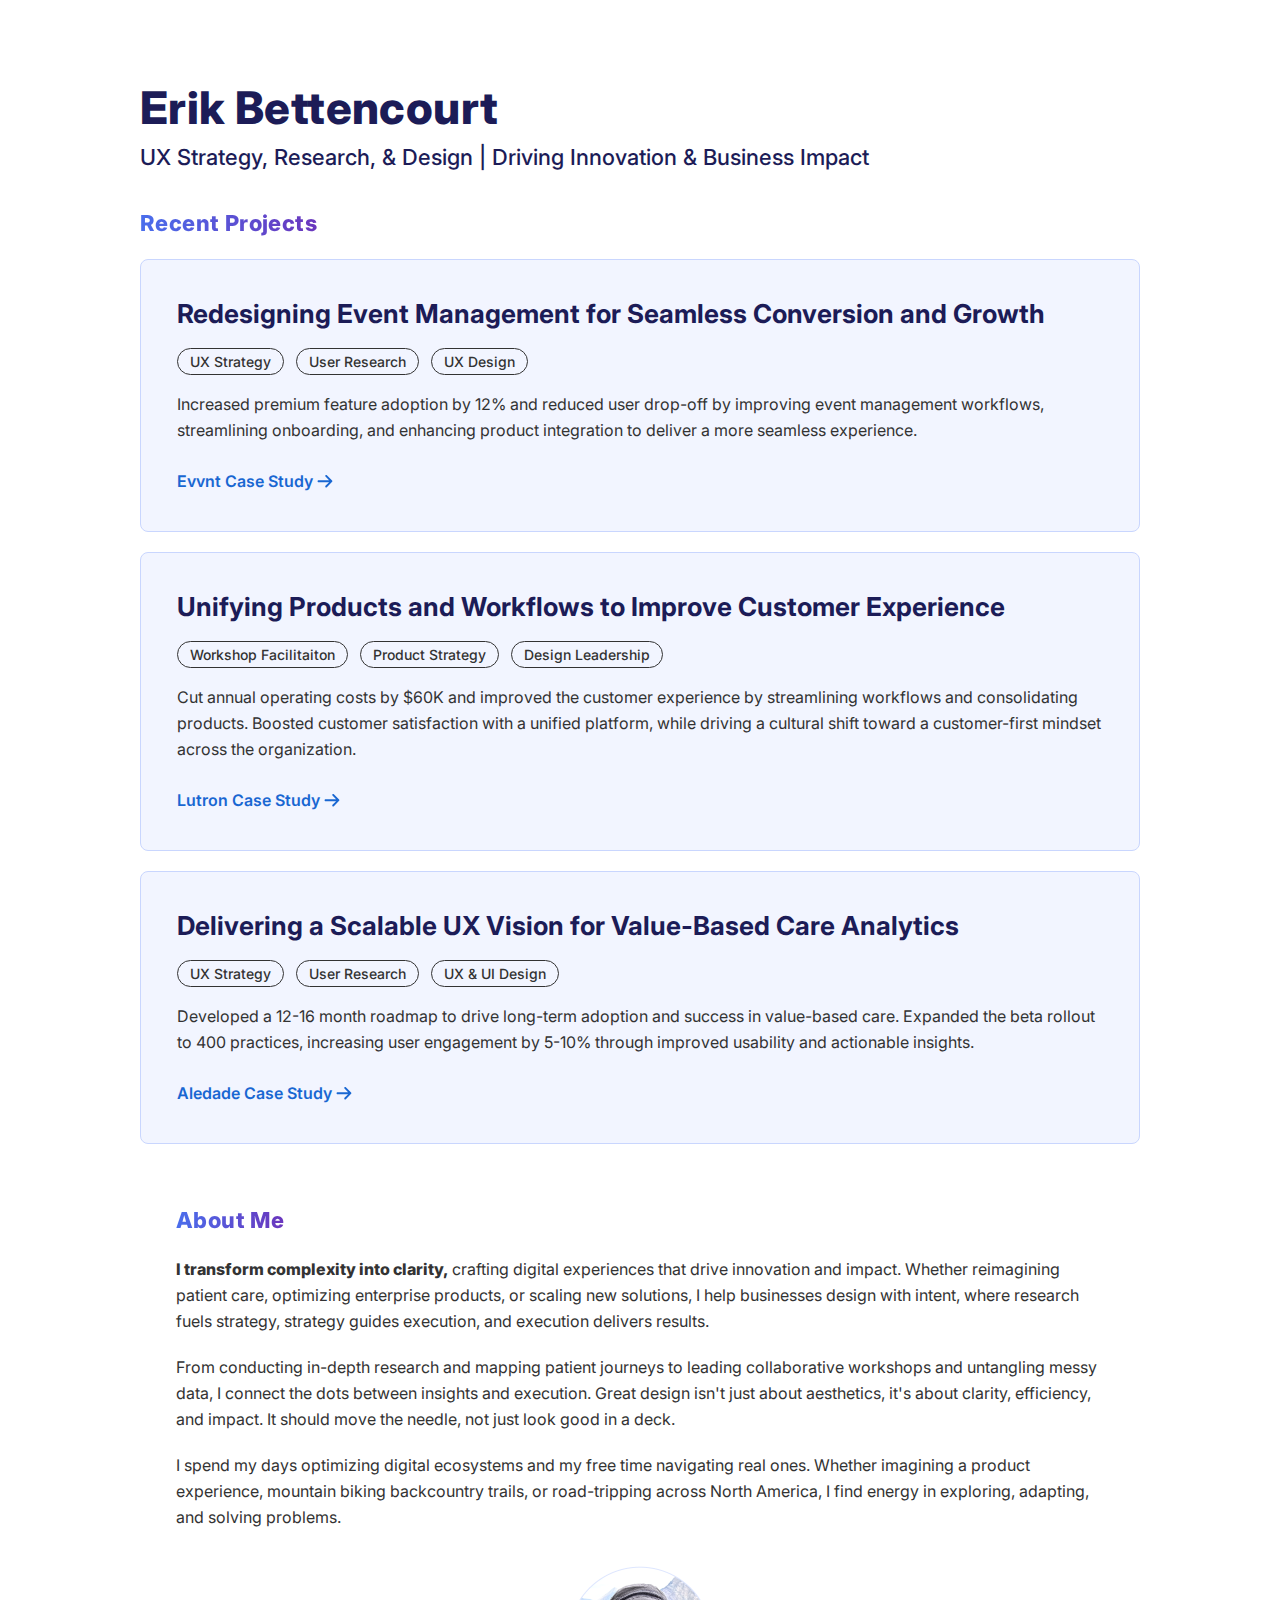
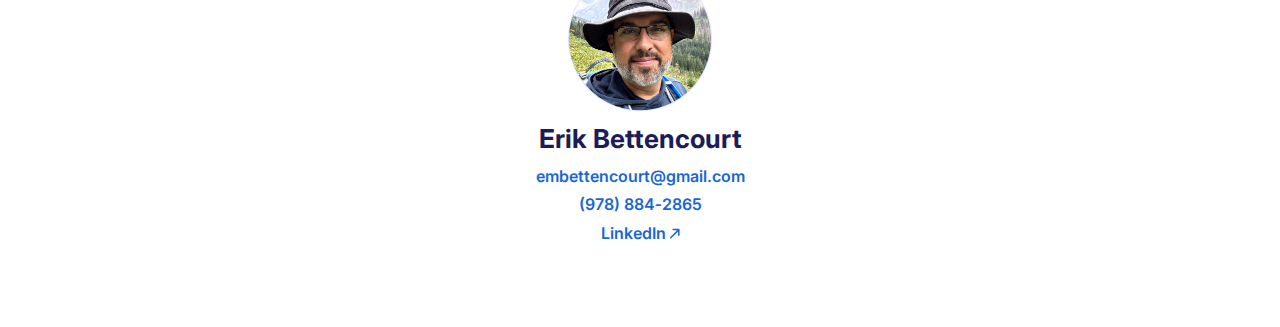
<file: index.html>
<!DOCTYPE html>
<html lang="en">
    <head>
        <!-- Google tag (gtag.js) -->
        <script async src="https://www.googletagmanager.com/gtag/js?id=G-GYB22DKKYT"></script>
        <script>
            window.dataLayer = window.dataLayer || [];
            function gtag(){dataLayer.push(arguments);}
            gtag('js', new Date());
            gtag('config', 'G-GYB22DKKYT');
        </script>
        <link rel="icon" href="images/favicon.ico" type="image/x-icon">
        <title>Erik Bettencourt | UX Strategy, Research, & Design | Driving Innovation & Business Impact</title>
        <link rel="stylesheet" href="css/main.css" />
        <link rel="preconnect" href="https://fonts.googleapis.com">
        <link rel="preconnect" href="https://fonts.gstatic.com" crossorigin>
        <link href="https://fonts.googleapis.com/css2?family=Inter:ital,opsz,wght@0,14..32,100..900;1,14..32,100..900&display=swap" rel="stylesheet">
        <meta charset="utf-8" name="viewport" content="width=device-width, initial-scale=1.0">
        <meta name="title" content="Erik Bettencourt" />
        <meta name="description" content="UX Strategy, Research, & Design" />
        <meta property="og:type content="website" />
        <meta property="og:url" content="https://erikbettencourt.com" />
        <meta property="og:title" content="Erik Bettencourt" />
        <meta property="og:description" content="UX Strategy, Research, & Design" />
        <meta property="og:image" content="https://erikbettencourt.com/images/link-preview.jpg" />
        <meta property="twitter:card" content="summary_large_image" />
        <meta property="twitter:url" content="https://erikbettencourt.com" />
        <meta property="twitter:title" content="Erik Bettencourt" />
        <meta property="twitter:description" content="UX Strategy, Research, & Design" />
        <meta property="twitter:image" content="https://erikbettencourt.com/images/link-preview.jpg" />
        <script>
            // Check if nps parameter is present in URL
            window.addEventListener('load', function() {
                const urlParams = new URLSearchParams(window.location.search);
                if (urlParams.has('nps')) {
                    // Get all case study links
                    const caseStudyLinks = document.querySelectorAll('.caseStudy .cta');
                    caseStudyLinks.forEach(link => {
                        // Change href to NPS version if data-nps-url exists
                        const npsUrl = link.getAttribute('data-nps-url');
                        if (npsUrl) {
                            link.setAttribute('href', npsUrl);
                        }
                    });
                }
            });
        </script>
    </head>
    <body>

        <header class="container">
            <section class="header">
                <div class="col">
                    <h1>Erik Bettencourt</h1>
                    <p class="lede">UX Strategy, Research, & Design | Driving Innovation & Business Impact</p>
                </div>
            </section>
        </header>
        
        <main class="container">
            <section class="recentProjects">
                <h2>Recent Projects</h2>

                <article class="caseStudy">
                    <div class="col">
                        <h3>Redesigning Event Management for Seamless Conversion and Growth</h3>
                        <div class="row">
                            <div class="tag">UX Strategy</div>
                            <div class="tag">User Research</div>
                            <div class="tag">UX Design</div>
                            
                        </div>
                        <p>Increased premium feature adoption by 12% and reduced user drop-off by improving event management workflows, streamlining onboarding, and enhancing product integration to deliver a more seamless experience.</p>
                    </div>
                    <div>
                        <a class="cta" href="case-studies/evvnt.html" data-nps-url="case-studies/evvnt.html?nps">
                            <span>Evvnt Case Study</span>
                            <svg width="16" height="17" viewBox="0 0 16 17" fill="none" xmlns="http://www.w3.org/2000/svg">
                                <path d="M15.1287 7.50048L9.8487 2.22051C9.46967 1.8412 8.85418 1.84121 8.47485 2.22054C8.09538 2.60001 8.09537 3.21495 8.47481 3.5944L12.0962 7.21604L1.55815 7.21638C1.02152 7.2164 0.586685 7.65124 0.58667 8.18786C0.586656 8.72421 1.02161 9.15916 1.55796 9.15915L12.0964 9.15894L8.4747 12.7807C8.09523 13.1601 8.09522 13.7753 8.47466 14.1548C8.66425 14.3444 8.91305 14.4393 9.16158 14.4391C9.41011 14.4393 9.65892 14.3443 9.84851 14.1547L15.1288 8.8742C15.5082 8.495 15.5083 7.87979 15.1287 7.50048Z" fill="currentColor"/>
                            </svg>
                        </a>
                    </div>
                </article>

                <article class="caseStudy">
                    <div class="col">
                        <h3>Unifying Products and Workflows to Improve Customer Experience</h3>
                        <div class="row">
                            <div class="tag">Workshop Facilitaiton</div>
                            <div class="tag">Product Strategy</div>
                            <div class="tag">Design Leadership</div>
                        </div>
                        <p>Cut annual operating costs by $60K and improved the customer experience by streamlining workflows and consolidating products. Boosted customer satisfaction with a unified platform, while driving a cultural shift toward a customer-first mindset across the organization.</p>
                    </div>
                    <div>
                        <a class="cta" href="case-studies/lutron.html" data-nps-url="case-studies/lutron.html?nps">
                            <span>Lutron Case Study</span>
                            <svg width="16" height="17" viewBox="0 0 16 17" fill="none" xmlns="http://www.w3.org/2000/svg">
                                <path d="M15.1287 7.50048L9.8487 2.22051C9.46967 1.8412 8.85418 1.84121 8.47485 2.22054C8.09538 2.60001 8.09537 3.21495 8.47481 3.5944L12.0962 7.21604L1.55815 7.21638C1.02152 7.2164 0.586685 7.65124 0.58667 8.18786C0.586656 8.72421 1.02161 9.15916 1.55796 9.15915L12.0964 9.15894L8.4747 12.7807C8.09523 13.1601 8.09522 13.7753 8.47466 14.1548C8.66425 14.3444 8.91305 14.4393 9.16158 14.4391C9.41011 14.4393 9.65892 14.3443 9.84851 14.1547L15.1288 8.8742C15.5082 8.495 15.5083 7.87979 15.1287 7.50048Z" fill="currentColor"/>
                            </svg>
                        </a>
                    </div>
                </article>

                <article class="caseStudy">
                    <div class="col">
                        <h3>Delivering a Scalable UX Vision for Value-Based Care Analytics</h3>
                        <div class="row">
                            <div class="tag">UX Strategy</div>
                            <div class="tag">User Research</div>
                            <div class="tag">UX & UI Design</div>
                        </div>
                        <p>Developed a 12-16 month roadmap to drive long-term adoption and success in value-based care. Expanded the beta rollout to 400 practices, increasing user engagement by 5-10% through improved usability and actionable insights.</p>
                    </div>
                    <div>
                        <a class="cta" href="case-studies/aledade.html" data-nps-url="case-studies/aledade.html?nps">
                            <span>Aledade Case Study</span>
                            <svg width="16" height="17" viewBox="0 0 16 17" fill="none" xmlns="http://www.w3.org/2000/svg">
                                <path d="M15.1287 7.50048L9.8487 2.22051C9.46967 1.8412 8.85418 1.84121 8.47485 2.22054C8.09538 2.60001 8.09537 3.21495 8.47481 3.5944L12.0962 7.21604L1.55815 7.21638C1.02152 7.2164 0.586685 7.65124 0.58667 8.18786C0.586656 8.72421 1.02161 9.15916 1.55796 9.15915L12.0964 9.15894L8.4747 12.7807C8.09523 13.1601 8.09522 13.7753 8.47466 14.1548C8.66425 14.3444 8.91305 14.4393 9.16158 14.4391C9.41011 14.4393 9.65892 14.3443 9.84851 14.1547L15.1288 8.8742C15.5082 8.495 15.5083 7.87979 15.1287 7.50048Z" fill="currentColor"/>
                            </svg>
                        </a>
                    </div>
                </article>
                
            </section>

            <section class="aboutMe">
                <h2>About Me</h2>
                <p><span class="bold">I transform complexity into clarity,</span> crafting digital experiences that drive innovation and impact. Whether reimagining patient care, optimizing enterprise products, or scaling new solutions, I help businesses design with intent, where research fuels strategy, strategy guides execution, and execution delivers results.</p>
                <p>From conducting in-depth research and mapping patient journeys to leading collaborative workshops and untangling messy data, I connect the dots between insights and execution. Great design isn't just about aesthetics, it's about clarity, efficiency, and impact. It should move the needle, not just look good in a deck.</p>
                <p>I spend my days optimizing digital ecosystems and my free time navigating real ones. Whether imagining a product experience, mountain biking backcountry trails, or road-tripping across North America, I find energy in exploring, adapting, and solving problems.</p>
            </section>
        </main>

        <footer>
            <section class="contactCard">
                <img class="avatar" src="images/eb-avatar.png" alt="Erik Bettencourt">
                <h3>Erik Bettencourt</h3>
                <p><a href="mailto:embettencourt@gmail.com">embettencourt@gmail.com</a></p>
                <p><a href="tel:+19788842865">(978)&nbsp;884&#8209;2865</a></p>
                <a href="https://linkedin.com/in/erikbettencourt" target="_blank">LinkedIn <svg xmlns="http://www.w3.org/2000/svg" width="10" height="11" viewBox="0 0 13 14">
                    <path d="M11.4954 0.953857L4.0284 0.953857C3.49217 0.953663 3.05697 1.38889 3.05697 1.92534C3.05697 2.46199 3.49178 2.89683 4.0284 2.89683L9.14999 2.89702L0.284495 11.763C-0.0949464 12.1425 -0.0949464 12.7574 0.284495 13.1369C0.663742 13.5161 1.27885 13.5161 1.6581 13.1369L10.524 4.2707L10.524 9.39257C10.524 9.92922 10.959 10.3643 11.4956 10.3643C11.7637 10.3643 12.0068 10.2554 12.1824 10.0796C12.3582 9.90396 12.467 9.6609 12.467 9.39277L12.4668 1.92515C12.467 1.38869 12.032 0.953663 11.4954 0.953857Z" fill="currentColor"/>
                  </svg></a>
            </section>
        </footer>

    </body>
</html>
</file>
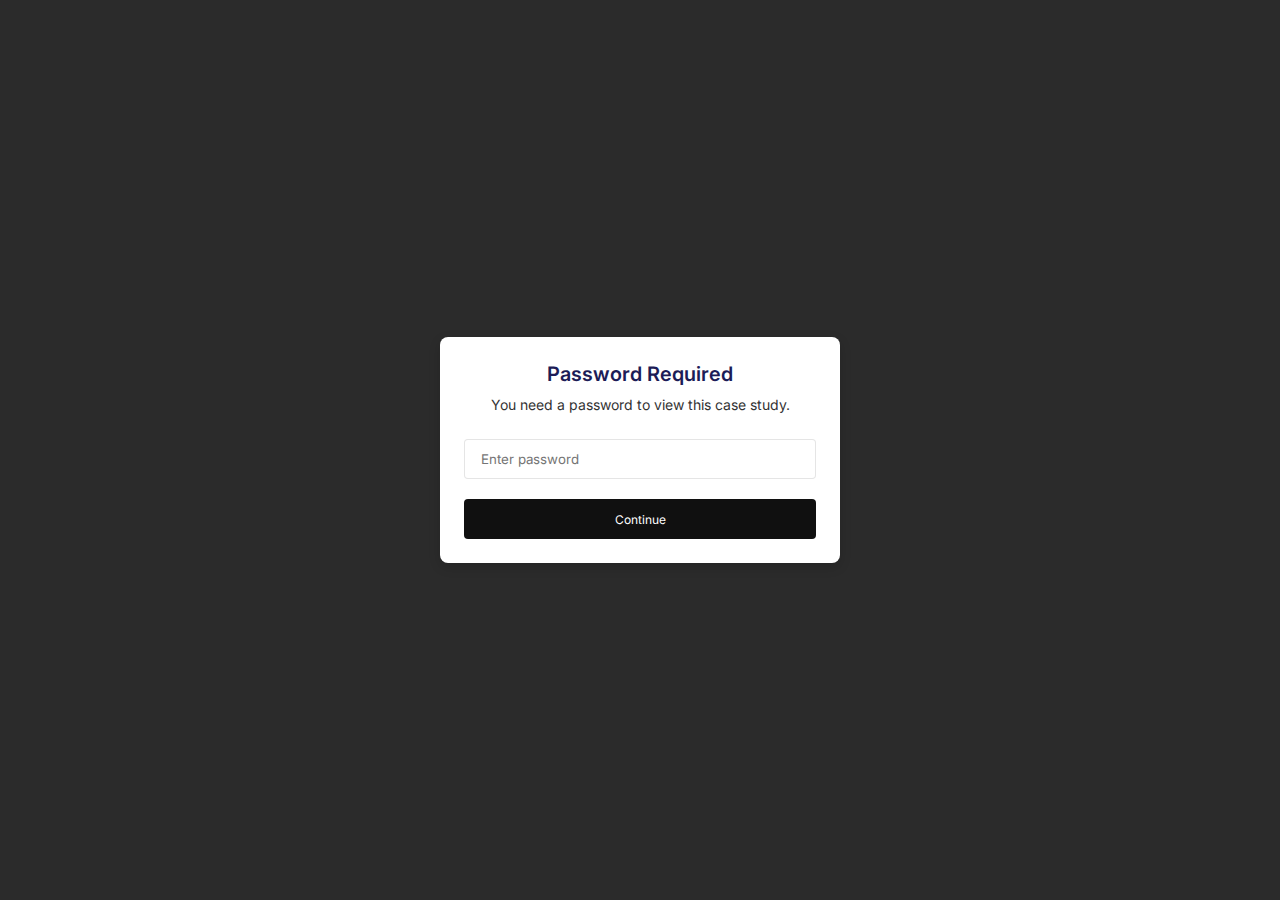
<file: case-studies/aledade.html>
<!DOCTYPE html>
<html lang="en">
  <head>
    <script async src="https://www.googletagmanager.com/gtag/js?id=G-GYB22DKKYT"></script>
    <script>
      window.dataLayer = window.dataLayer || [];
      function gtag(){dataLayer.push(arguments);}
      gtag('js', new Date());
      gtag('config', 'G-GYB22DKKYT');
    </script>
    <link rel="icon" href="../images/favicon.ico" type="image/x-icon">
    <meta charset="utf-8" />
    <title>Aledade Case Study</title>
    <meta name="viewport" content="width=device-width, initial-scale=1" />
    <link rel="stylesheet" href="style.css" />
    <meta name="robots" content="noindex">
    <link href="https://fonts.googleapis.com/css2?family=Inter:ital,opsz,wght@0,14..32,100..900;1,14..32,100..900&display=swap" rel="stylesheet" />
  </head>
  <body>
    <div id="password-overlay">
      <div class="password-form">
        <h4>Password Required</h4>
        <p class="password-form-text">You need a password to view this case study.</p>
        <input type="password" id="password-input" placeholder="Enter password">
        <p class="error-message" id="error-message">Please enter the correct password</p>
        <button onclick="checkPassword()">Continue</button>
      </div>
    </div>

    <div class="container" style="display: none;">
      <header class="hero">
        <img src="images/aledade/hero.jpg" alt="Photo of someone using a tablet" class="hero-image" />
      </header>

      <main class="main-card">
        <section class="overview">
          <img src="images/aledade/logo.svg" alt="Logo" class="logo" />
          <h1 class="max-width">Delivering a Scalable UX Vision for Value-Based Care Analytics</h1>
          <p class="subtitle max-width">Providing real-time performance scorecards through Aledade's app gave practices on-demand access to critical data, enabling them to track progress and optimize value-based care outcomes. Following a successful beta launch with 60 practices, this project aimed to expand the rollout to Aledade's core customer base of 1,500 practices.</p>

          <div class="info-columns">
            <div class="info-column">
              <h4>My Role</h4>
              <ul>
                <li>UX Strategy</li>
                <li>User Research</li>
                <li>UX/UI Design</li>
              </ul>
            </div>
            <div class="info-column">
              <h4>Team</h4>
              <ul>
                <li>Product Manager</li>
                <li>Business Partners</li>
                <li>Shared Engineering Team</li>
              </ul>
            </div>
            <div class="info-column">
              <h4>Duration</h4>
              <ul>
                <li>6 Months</li>
              </ul>
            </div>
          </div>
        </section>

        <div class="section-divider"></div>

        <section class="discovery">
          <span class="gradient-text">Discovery</span>
          <h2 class="max-width">Faster Insights with AI-Powered Research</h2>
          <p class="max-width, subtitle">We used AI-driven analysis to quickly process large amounts of qualitative and quantitative research. Instead of manually sorting through interviews and survey responses, AI helped us identify key themes, spot inconsistencies, and uncover patterns that might have been missed. </p>
          
          <div class="columns">
            <div class="column">
              <h3>Turning Feedback into Strategic Insights</h3>
              <p>Our research with Aledade's Practice Transformation Specialists (PTS) gave us a clearer picture of how practices use performance data. Using AI-powered transcription and topic modeling, we analyzed conversations and beta feedback across different markets to find common pain points and opportunities. These insights helped us refine our approach so that real-world challenges and user needs shaped our solutions.</p>
            </div>
            <div class="column">
              <h3>Transforming Friction into Opportunities</h3>
              <p>Insights matter only when they drive action. By mapping pain points across the entire performance journey for both practices and Aledade's teams, we identified key friction points and opportunities for improvement. Then we prioritized solutions based on feasibility and impact, making sure our recommendations were practical and useful for the people relying on the data every day.</p>
            </div>
          </div>

          <div class="section">
            <figure class="landscape-image">
              <img src="images/aledade/journey-map.jpg" alt="Journey mapping" class="img-border" />
              <figcaption>Screenshot from Miro of journey map with pain points and opportunities</figcaption>
            </figure>
          </div>
        </section>

        <div class="section-divider-alt"></div>

        <section class="ux-design">
          <span class="gradient-text">UX/UI Design</span>
          <h2 class="max-width">Delivering Key UX/UI Enhancements for Beta Expansion to 1,500 Practices</h2>
          <p class="section-intro max-width">To scale the beta from 60 to 1,500 practices, we focused on three high-impact UX improvements informed by our research. These enhancements streamlined scorecard usability and seamlessly integrated with existing goal-setting workflows led by in-person coaches.</p>

          <div class="showcase">
            <h3 class="max-width">UX Showcase: Goal Configuration Explorations</h3>
            <p class="max-width">For the Navigator practice rollout, goal configuration was a key focus, but the right solution wasn't immediately clear. Our research showed that goals needed to adapt dynamically—shifting from quarterly to bi-weekly based on practice size, specialty, and experience with value-based care.</p>
            
            <div class="image-grid">
              <figure>
                <img src="images/aledade/goal-config1.jpg" alt="Contextual Edit" class="img-border" />
                <figcaption><strong>Contextual Edit:</strong> Easy access and discoverability but challenging to scale.</figcaption>
              </figure>
              <figure>
                <img src="images/aledade/goal-config2.jpg" alt="Full Scorecard Edit" class="img-border" />
                <figcaption><strong>Full Scorecard Edit:</strong> Provides full control but is complex to manage efficiently.</figcaption>
              </figure>
              <figure>
                <img src="images/aledade/goal-config3.jpg" alt="Edit with Goal Presets" class="img-border" />
                <figcaption><strong>Edit with Goal Presets:</strong> A balanced solution but with operational challenges.</figcaption>
              </figure>
            </div>
          </div>

          <div class="co-design">
            <div class="co-design-image">
              <img src="images/aledade/co-design.jpg" alt="Co-design sessions" class="img-border" />
              <figcaption>Screenshot from co-design board in Miro</figcaption>
            </div>
            <div class="co-design-content">
              <h3>Weekly Co-Design: Bridging Design and Real-World Needs</h3>
              <p>To ensure goal configuration met the needs of Navigator practices, we held weekly co-design sessions with Practice Transformation Specialists (PTS). These sessions helped us refine workflows, explore long-term opportunities, and incorporate cross-disciplinary feedback—bridging research insights with practical implementation.</p>
            </div>
          </div>

          <div class="handoff">
            <h3 class="max-width">Balancing UX Best Practices with Engineering Constraints</h3>
            <p class="max-width">With a shared engineering team and tight development cycles, we focused on delivering the highest-impact UX improvements without overloading resources. This meant making strategic trade-offs—prioritizing core functionality while ensuring a solid foundation for future enhancements.</p>
            
            <div class="handoff-grid">
              <figure>
                <img src="images/aledade/dev-handoff1.jpg" alt="Development handoff 1" class="img-border" />
                <figcaption>Enhance color-coded progress indicators for quick performance insights, enable drill-down for deeper data analysis, and introduce goal configuration tools to support practice-specific targets.</figcaption>
              </figure>
              <figure>
                <img src="images/aledade/dev-handoff2.jpg" alt="Development handoff 2" class="img-border" />
                <figcaption>Improvements to the scorecard introduces basic goal configuration, giving practices the flexibility to set and adjust targets. Future iterations will incorporate automatic glide paths and goal tracking tools.</figcaption>
              </figure>
            </div>
          </div>
        </section>

        <div class="section-divider"></div>

        <section class="north-star">
          <span class="gradient-text">North Star Visioning</span>
          <h2>Shaping the Future of Practice Performance</h2>
          <p class="section-intro max-width">With foundational improvements in place, we explored a long-term vision for the scorecard, evolving it from static tracking to a dynamic, personalized, and motivational tool. Through weekly co-design sessions, testing with 10 practices, and strategic prioritization, we mapped a roadmap balancing essentials with transformative innovations for lasting impact.</p>
          
          <div class="section">
            <h3 class="max-width">Future Journey Mapping: Designing for Diverse Needs</h3>
            <p class="max-width">We mapped the performance journey across three practice personas based on their confidence in using performance data, allowing us to identify key friction points and tailor solutions to their maturity. New practices needed simplified data and guided support to navigate value-based care metrics, mid-level practices required incremental goal-setting and clearer progress tracking to stay engaged, and advanced practices sought benchmarking tools and predictive insights to fine-tune performance.</p>
            <figure class="landscape-image">
              <img src="images/aledade/future-journey-map.jpg" alt="Journey mapping" class="img-border" />
              <figcaption>Future journey map with solution hypotheses</figcaption>
            </figure>
          </div>

          <div class="section">
            <h3 class="max-width">Testing Assumptions and Sharpening the Vision</h3>
            <p class="max-width">To ensure our solutions addressed real user needs, we conducted a comprehensive mixed-method research study with 10 practices, combining qualitative insights with AI-powered data analysis. Using AI-driven sentiment analysis, we systematically examined user feedback, uncovering recurring themes, pain points, and opportunities to enhance the scorecard experience. This iterative approach allowed us to validate assumptions and evaluate concepts.</p>  
          </div>

          <div class="section">
            <h3 class="max-width">Communicating the Vision: Research-Backed Storytelling</h3>
            <p class="max-width">To bring our research insights and concepts to life, we crafted user narratives, vignettes, and low-fidelity visualizations, transforming raw data into compelling, actionable artifacts. These served as alignment tools, enabling stakeholders to visualize the user experience, validate design decisions, and stay focused on the vision.</p>
            <p class="max-width">To ensure thoughtful prioritization, we applied the KANO model, categorizing features based on their impact on customer satisfaction and business goals. For each proposed enhancement, we developed detailed vignettes that combined user stories, direct quotes, and visual concepts, making abstract ideas more tangible and grounding design exploration in real-world context.</p>
          </div>

          <div class="section">
            <div class="north-star-grid">
              <figure>
                <img src="images/aledade/north-star1.jpg" alt="North Star Vignette" class="img-border" />
                <figcaption>Sample vignette illustrating improved learning and data transparency</figcaption>
              </figure>
              <figure>
                <img src="images/aledade/north-star2.jpg" alt="North Star Vignette" class="img-border" />
                <figcaption>Sample vignette illustrating location and provider reporting</figcaption>
              </figure>
            </div>
          </div>
        </section>

        <div class="section-divider-alt"></div>

        <section class="impact">
          <span class="gradient-text">Business Impact</span>
          <h2>Advancing Value-Based Care Delivery</h2>
          
          <div class="section">
            <div class="impact-grid">
              <div class="impact-item">
                <h4>Expanded Beta Rollout to 400 Practices</h4>
                <p>We identified key requirements, delivered a goal configuration UI, and expanded the enhanced scorecard to 400 Navigator practices across UT, AZ, NV, and NM.</p>
              </div>
              <div class="impact-item">
                <h4>Aligned Business Goals with User Needs</h4>
                <p>Through validated hypotheses, we aligned the solution with practice workflows and business objectives, prioritizing usability and high-value improvements to drive shared savings for all.</p>
              </div>
              <div class="impact-item">
                <h4>Delivered a Strategic UX Roadmap</h4>
                <p>We developed a 12-16 month roadmap focused on improving scorecard usability, driving motivation through actionable insights, and supporting long-term value-based care success.</p>
              </div>
              <div class="impact-item">
                <h4>Increased User Engagement</h4>
                <p>Enhancements to goal configuration and drill-down functionality made it easier for practices to access and act on their performance data, leading to an estimated 5–10% increase in click-through rate.</p>
              </div>
            </div>
          </div>
        </section>

        <footer>
          <section class="contactCard">
            <img class="avatar" src="../images/eb-avatar.png" alt="Erik Bettencourt">
            <h3>Erik Bettencourt</h3>
            <p><a href="mailto:embettencourt@gmail.com">embettencourt@gmail.com</a></p>
            <p><a href="tel:+19788842865">(978)&nbsp;884&#8209;2865</a></p>
            <a href="https://linkedin.com/in/erikbettencourt" target="_blank">LinkedIn <svg xmlns="http://www.w3.org/2000/svg" width="10" height="11" viewBox="0 0 13 14">
              <path d="M11.4954 0.953857L4.0284 0.953857C3.49217 0.953663 3.05697 1.38889 3.05697 1.92534C3.05697 2.46199 3.49178 2.89683 4.0284 2.89683L9.14999 2.89702L0.284495 11.763C-0.0949464 12.1425 -0.0949464 12.7574 0.284495 13.1369C0.663742 13.5161 1.27885 13.5161 1.6581 13.1369L10.524 4.2707L10.524 9.39257C10.524 9.92922 10.959 10.3643 11.4956 10.3643C11.7637 10.3643 12.0068 10.2554 12.1824 10.0796C12.3582 9.90396 12.467 9.6609 12.467 9.39277L12.4668 1.92515C12.467 1.38869 12.032 0.953663 11.4954 0.953857Z"/>
            </svg></a>
          </section>
        </footer>
      </main>
    </div>

    <script>
      window.addEventListener('load', function() {
        const urlParams = new URLSearchParams(window.location.search);
        if (urlParams.has('nps')) {
          document.querySelector('.container').style.display = 'block';
          document.getElementById('password-overlay').style.display = 'none';
          return;
        }
        document.getElementById('password-overlay').classList.add('visible');
      });

      function checkPassword() {
        const password = document.getElementById('password-input').value;
        const errorMessage = document.getElementById('error-message');
        
        if (password === 'erikbettencourt') {
          document.querySelector('.container').style.display = 'block';
          document.getElementById('password-overlay').style.display = 'none';
        } else {
          errorMessage.style.display = 'block';
        }
      }

      // Add event listener for enter key
      document.getElementById('password-input').addEventListener('keypress', function(e) {
        if (e.key === 'Enter') {
          checkPassword();
        }
      });
    </script>
  </body>
</html>
</file>
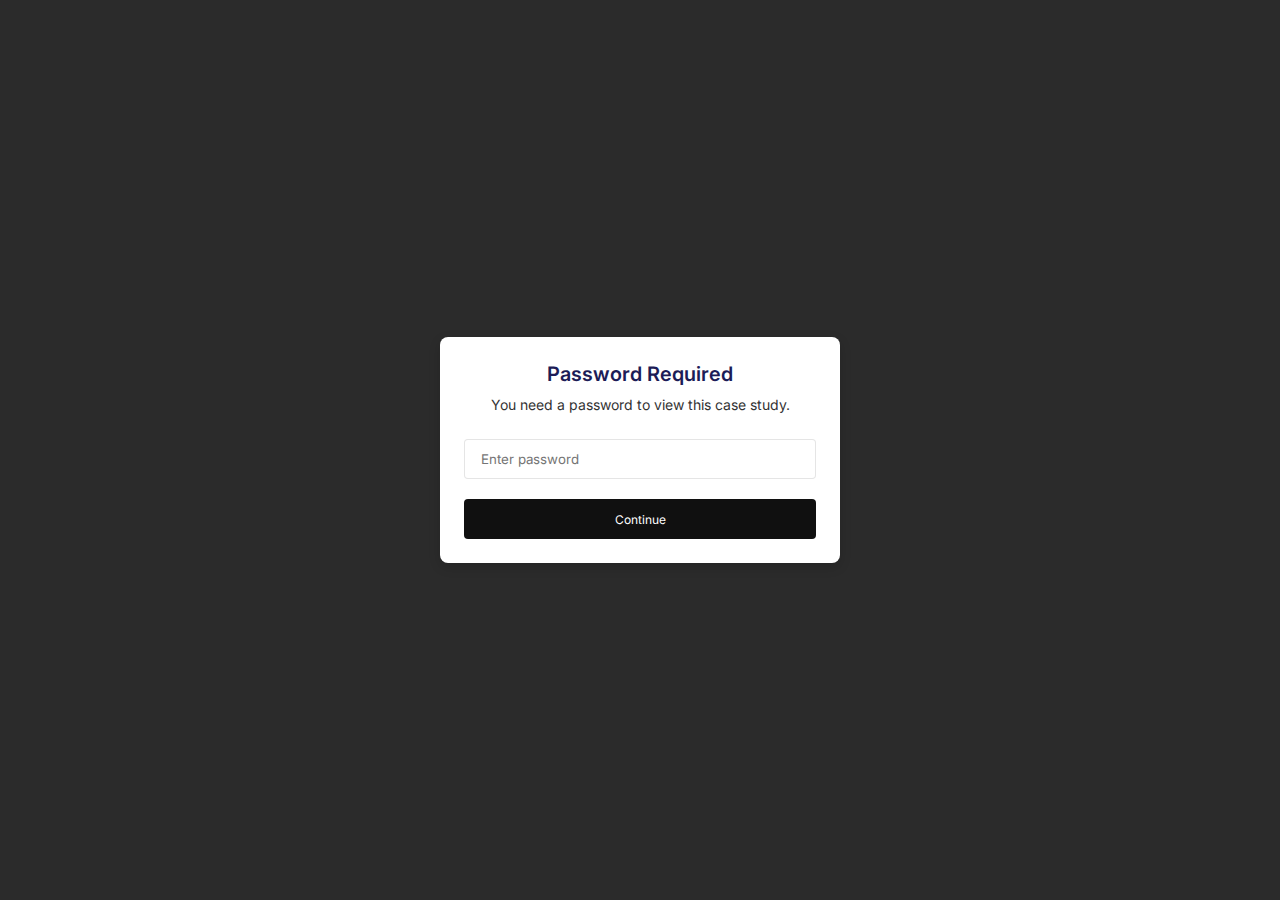
<file: case-studies/evvnt.html>
<!DOCTYPE html>
<html lang="en">
  <head>
    <script async src="https://www.googletagmanager.com/gtag/js?id=G-GYB22DKKYT"></script>
    <script>
      window.dataLayer = window.dataLayer || [];
      function gtag(){dataLayer.push(arguments);}
      gtag('js', new Date());
      gtag('config', 'G-GYB22DKKYT');
    </script>
    <link rel="icon" href="../images/favicon.ico" type="image/x-icon">
    <meta charset="utf-8" />
    <title>Evvnt Case Study</title>
    <meta name="viewport" content="width=device-width, initial-scale=1" />
    <link rel="stylesheet" href="style.css" />
    <meta name="robots" content="noindex">
    <link href="https://fonts.googleapis.com/css2?family=Inter:ital,opsz,wght@0,14..32,100..900;1,14..32,100..900&display=swap" rel="stylesheet" />
  </head>
  <body>
    <div id="password-overlay">
      <div class="password-form">
        <h4>Password Required</h4>
        <p class="password-form-text">You need a password to view this case study.</p>
        <input type="password" id="password-input" placeholder="Enter password">
        <p class="error-message" id="error-message">Please enter the correct password</p>
        <button onclick="checkPassword()">Continue</button>
      </div>
    </div>

    <div class="container" style="display: none;">
      <header class="hero">
        <img src="images/evvnt/hero.jpg" alt="Photo of someone using a tablet" class="hero-image" />
      </header>

      <main class="main-card">
        <section class="overview">
          <img src="images/evvnt/logo.svg" alt="Logo" class="evvnt-logo" />
          <h1 class="max-width">Redesigning Event Management for Seamless Conversion and Growth</h1>
          <p class="subtitle max-width">Evvnt's acquisition created a unique opportunity to expand its market presence and introduced the challenge of integrating a ticketing and commerce platform with its existing marketing platform. To position Evvnt as a comprehensive event management solution and compete with larger industry players, we led a strategic initiative to unify these products and enhance the overall customer experience.</p>

          <div class="info-columns">
            <div class="info-column">
              <h4>My Role</h4>
              <ul>
                <li>UX Strategy</li>
                <li>User Research</li>
                <li>UX Design</li>
              </ul>
            </div>
            <div class="info-column">
              <h4>Team</h4>
              <ul>
                <li>CTO/CPO</li>
                <li>Full-Stack Engineers</li>
                <li>UI Designer</li>
              </ul>
            </div>
            <div class="info-column">
              <h4>Duration</h4>
              <ul>
                <li>2 Years (part-time)</li>
              </ul>
            </div>
          </div>
        </section>

        <div class="section-divider"></div>

        <section class="discovery">
          <span class="gradient-text">Discovery</span>
          <h2 class="max-width">Facilitating Cross-Functional Collaboration</h2>
          <p class="max-width, subtitle">To build a shared vision across departments, we conducted lean, interactive sessions with stakeholders from sales, customer success, and engineering. These sessions surfaced key integration challenges, highlighted overlapping features, and pinpointed friction points in the user experience.</p>
          
          <div class="co-design">
            <div class="co-design-content">
              <h3>Research-Driven Insights Identifying Friction in the Customer Journey</h3>
              <p>Our user research process took a multi-faceted approach to deeply understand user needs. We gathered cross-functional insights from internal stakeholders to incorporate diverse perspectives and align on key challenges.</p>
              <p>To complement this, we conducted in-depth user interviews to capture firsthand experiences and pain points. We also analyzed Net Promoter Score (NPS) feedback to measure customer satisfaction and identify areas for improvement, ensuring our design decisions were data-driven and user-focused.</p>
            </div>
            <div class="co-design-image">
              <img src="images/evvnt/persona.jpg" alt="Persona" class="img-border" />
              <figcaption>User persona highlighting goals, pain points, and opportunities</figcaption>
            </div>
          </div>

          <div class="section">
            <h3 class="max-width">Mapping Current and Future-State User Flows</h3>
            <p class="max-width">To shape the future platform experience, we developed detailed task flows for key Jobs-to-be-Done across ticketing and marketing. Through iterative stakeholder workshops, we refined the journey map to ensure a unified, technically viable vision. This collaborative process integrated insights from multiple teams, fostering alignment and driving consensus on the platform's evolution.</p>
            <figure class="landscape-image">
              <img src="images/evvnt/user-flows.jpg" alt="User Flows" class="img-border" />
              <figcaption>User flows for key Jobs-to-be-Done</figcaption>
            </figure>
          </div>
        </section>

        <div class="section-divider-alt"></div>

        <section class="ux-design">
          <span class="gradient-text">UX Strategy</span>
          <h2 class="max-width">Platform Design Principles</h2>
          <p class="section-intro max-width">Our UX strategy was built around unifying the Evvnt platform and enhancing the overall user experience through a set of clear, actionable design principles. By prioritizing usability, efficiency, and engagement, we created a more intuitive and scalable event management ecosystem.</p>
          
          <div class="section">
            <div class="impact-grid">
              <div class="impact-item">
                <h4>Intuitive Navigation</h4>
                <p>Applied object-oriented UX to create a streamlined dashboard and logical workflows, reducing cognitive load.</p>
              </div>
              <div class="impact-item">
                <h4>Scalable Design System</h4>
                <p>Developed a comprehensive design system to ensure a visually appealing and cohesive interface.</p>
              </div>
              <div class="impact-item">
                <h4>Optimized Workflows</h4>
                <p>Simplified event creation and management processes to improve efficiency and reduce friction.</p>
              </div>
              <div class="impact-item">
                <h4>Clear and Effective Communication</h4>
                <p>Enhanced system feedback, email notifications, and alerts to keep users informed and engaged.</p>
              </div>
              <div class="impact-item">
                <h4>Role-Based Dashboards</h4>
                <p>Personalized content and tools based on user roles, ensuring relevance and improved productivity.</p>
              </div>
            </div>

            <div class="section">
              <h3 class="max-width">Performance-Driven Approach</h3>
              <p class="max-width">Beyond design principles, our approach was performance-focused, using key UX and business metrics to guide and validate decisions:</p>
              <ul>
                <li><strong>Retention & Engagement:</strong> Measured user adoption and long-term platform usage.</li>
                <li><strong>Conversion Optimization:</strong> Improved upgrade rates for premium features.</li>
                <li><strong>Efficiency & Usability:</strong> Reduced time-on-task for critical workflows.</li>
                <li><strong>NPS Improvement:</strong> Addressed top detractors to enhance user satisfaction.</li>
              </ul>
            </div>
          </div>
        </section>

        <div class="section-divider"></div>

        <section class="north-star">
          <span class="gradient-text">Design Spotlight</span>
          <h2>Redesigning the Event Dashboard</h2>
          <p class="section-intro max-width">The event dashboard is one of the most important tools for event managers, providing key insights into ticket sales and traffic. Given its critical role, we focused extensively on improving its usability, ensuring it seamlessly combined disparate ticketing and marketing products into a single, cohesive experience.</p>
          
          <div class="co-design">
            <div class="co-design-content">
              <h3>Challenge: Cluttered UI, Poor Hierarchy, and Inefficient Workflows</h3>
              <p>Event managers struggled with outdated, cluttered dashboards that lacked a unified view of ticketing and marketing performance. The existing UI patterns increased cognitive load, making it difficult to track key metrics and take action efficiently. </p>
              <p>Without a centralized system, users had to navigate between multiple tools, leading to wasted time and missed opportunities to optimize event success.</p>
            </div>
            <div class="co-design-image">
              <img src="images/evvnt/challenge.jpg" alt="Existing event dashboard" class="img-border" />
              <figcaption>Screenshot from the existing event dashboard of the ticketing platform</figcaption>
            </div>
          </div>

          <div class="showcase">
            <h3 class="max-width">Process: Iterative Design and Testing for User-Centered Optimization</h3>
            <p class="max-width">We adopted an iterative design approach, integrating continuous user feedback with structured design cycles. Usability tests helped us pinpoint pain points, rapid prototyping allowed for swift refinements, and validation with real event managers ensured the final design met their needs. Our key focus areas were improving information hierarchy, reducing friction, and aligning the dashboard with users' mental models.</p>
            
            <div class="image-grid">
              <figure>
                <img src="images/evvnt/iterative-design1.jpg" alt="Iterative Design" class="img-border" />
                <figcaption>Conversion-focused design exploration</figcaption>
              </figure>
              <figure>
                <img src="images/evvnt/iterative-design2.jpg" alt="Full Scorecard Edit" class="img-border" />
                <figcaption>Analytics-focused design exploration</figcaption>
              </figure>
              <figure>
                <img src="images/evvnt/iterative-design3.jpg" alt="Edit with Goal Presets" class="img-border" />
                <figcaption>Object-oriented design exploration</figcaption>
              </figure>
            </div>
          </div>

          <div class="section">
            <h3 class="max-width">Solution: A Streamlined, Object-Oriented Dashboard</h3>
            <p class="max-width">The redesigned dashboard leveraged object-oriented UX to present event data in an intuitive, action-driven format, seamlessly integrating ticketing and marketing insights into a single view. By incorporating actionable analytics, we provided real-time insights and key performance indicators in a digestible format.</p>
            <p class="max-width">An optimized information hierarchy ensured that relevant data was prioritized, reducing cognitive load and enabling faster decision-making. The result was a cohesive, user-friendly dashboard that empowered event managers to track performance efficiently and take informed action with confidence.</p>  
            <figure class="landscape-image max-width">
              <img src="images/evvnt/event-dashboard.jpg" alt="New event dashboard" class="img-border" />
              <figcaption>High-fidelity prototype of the unified event dashboard</figcaption>
            </figure>
          </div>
        </section>

        <div class="section-divider-alt"></div>

        <section class="ux-design">
          <span class="gradient-text">UX/UI Showcase</span>
          <h2 class="max-width">Driving Engagement and Growth Across the Platform</h2>
          <p class="section-intro max-width">Our redesign efforts touched nearly every aspect of the Evvnt platform, creating a more seamless and intuitive experience. While the improvements were widespread, this section highlights key design changes that had the most significant impact on user engagement and business growth.</p>

          <div class="co-design">
            <div class="co-design-content">
              <h3>Optimizing the Acquisition Flow</h3>
              <p>Low premium-tier conversions and high drop-off rates signaled onboarding issues, so we used data analysis, usability testing, and A/B experiments to refine the acquisition journey, reduce friction, and build trust. Improvements included:</p>
              <ul>
                <li><strong>Enhanced user trust</strong> and conversion through strategic upsell positioning and streamlined product tiers.</li>
                <li><strong>Improved value proposition</strong> with refined content strategy and seamless payment integration.</li>
                <li><strong>Increased platform credibility</strong> by incorporating strategic social proof elements.</li>
              </ul>
            </div>
            <div class="co-design-image">
              <img src="images/evvnt/showcase1.jpg" alt="Existing event dashboard" class="img-border" />
              <figcaption>Redesigned upsell offer for improved conversions</figcaption>
            </div>
          </div>
          
          <div class="co-design">
            <div class="co-design-content">
              <h3>Simplifying Event Creation</h3>
              <p>We streamlined the event creation process to eliminate inefficiencies and improve the user experience. Taking a data-driven approach, we analyzed user pain points, conducted usability testing, and refined workflows to make event setup faster and more intuitive. Improvements included:</p>
              <ul>
                <li><strong>Simplified recurring event creation</strong> and enhanced multi-schedule setup for a more flexible and efficient process.</li>
                <li><strong>Reduced cognitive load</strong> with intelligent defaults, contextual guidance, and AI-powered content generation.</li>
                <li><strong>Modernized UI</strong> with a cohesive design system to enhance accessibility and overall usability.</li>
              </ul>
            </div>
            <div class="co-design-image">
              <img src="images/evvnt/showcase2.jpg" alt="Existing event dashboard" class="img-border" />
              <figcaption>Improved scheduling component for seamless event management</figcaption>
            </div>
          </div>

          <div class="co-design">
            <div class="co-design-content">
              <h3>Personalizing the Home Page</h3>
              <p>To address low user engagement and poor information hierarchy, we redesigned the home page to provide a more personalized and intuitive experience. Improvements included:</p>
              <ul>
                <li><strong>Prioritized event display</strong> and embedded analytics to enhance user productivity and decision-making.</li>
                <li><strong>Improved information hierarchy </strong> and progressive disclosure to reduce cognitive load and surface relevant insights.</li>
                <li><strong>Designed user onboarding</strong> to increase new user adoption and overall satisfaction.</li>
              </ul>
            </div>
            <div class="co-design-image">
              <img src="images/evvnt/showcase3.jpg" alt="Existing event dashboard" class="img-border" />
              <figcaption>Redesigned homepage for better navigation and engagement</figcaption>
            </div>
          </div>
        </section>

        <div class="section-divider"></div>

        <section class="north-star">
          <span class="gradient-text">Business Impact</span>
          <h2>Driving Business Success with UX-Driven Innovation</h2>
          <div class="section">
            <div class="impact-grid">
              <div class="impact-item">
                <h4> Increased Premium Feature Adoption</h4>
                <p> Integrating ticketing and marketing tools into a unified platform led to a 12% increase in premium feature adoption, reducing cognitive load and enabling smarter decision-making through targeted, user-focused content.</p>
              </div>
              <div class="impact-item">
                <h4>Reduced Drop-Off Rates</h4>
                <p>Streamlining the event submission process eliminated friction points, resulting in an estimated 10-15% decrease in drop-off rates and improving the efficiency of the customer acquisition pipeline.</p>
              </div>
              <div class="impact-item">
                <h4>Improved Customer Satisfaction</h4>
                <p>By optimizing workflows and improving platform usability, we increased customer satisfaction scores by 15-20%, empowering users with a more intuitive, data-driven experience.</p>
              </div>
              <div class="impact-item">
                <h4>Boosted User Engagement</h4>
                <p>A more effective communication strategy, delivering timely, relevant updates, combined with enhanced usability and personalized content, led to a 5-10% increase in daily active users.</p>
              </div>
            </div>
          </div>
        </section>

        <footer>
          <section class="contactCard alt">
            <img class="avatar" src="../images/eb-avatar.png" alt="Erik Bettencourt">
            <h3>Erik Bettencourt</h3>
            <p><a href="mailto:embettencourt@gmail.com">embettencourt@gmail.com</a></p>
            <p><a href="tel:+19788842865">(978)&nbsp;884&#8209;2865</a></p>
            <a href="https://linkedin.com/in/erikbettencourt" target="_blank">LinkedIn <svg xmlns="http://www.w3.org/2000/svg" width="10" height="11" viewBox="0 0 13 14">
              <path d="M11.4954 0.953857L4.0284 0.953857C3.49217 0.953663 3.05697 1.38889 3.05697 1.92534C3.05697 2.46199 3.49178 2.89683 4.0284 2.89683L9.14999 2.89702L0.284495 11.763C-0.0949464 12.1425 -0.0949464 12.7574 0.284495 13.1369C0.663742 13.5161 1.27885 13.5161 1.6581 13.1369L10.524 4.2707L10.524 9.39257C10.524 9.92922 10.959 10.3643 11.4956 10.3643C11.7637 10.3643 12.0068 10.2554 12.1824 10.0796C12.3582 9.90396 12.467 9.6609 12.467 9.39277L12.4668 1.92515C12.467 1.38869 12.032 0.953663 11.4954 0.953857Z"/>
            </svg></a>
          </section>
        </footer>
      </main>
    </div>

    <script>
      window.addEventListener('load', function() {
        const urlParams = new URLSearchParams(window.location.search);
        if (urlParams.has('nps')) {
          document.querySelector('.container').style.display = 'block';
          document.getElementById('password-overlay').style.display = 'none';
          return;
        }
        document.getElementById('password-overlay').classList.add('visible');
      });

      function checkPassword() {
        const password = document.getElementById('password-input').value;
        const errorMessage = document.getElementById('error-message');
        
        if (password === 'erikbettencourt') {
          document.querySelector('.container').style.display = 'block';
          document.getElementById('password-overlay').style.display = 'none';
        } else {
          errorMessage.style.display = 'block';
        }
      }

      // Add event listener for enter key
      document.getElementById('password-input').addEventListener('keypress', function(e) {
        if (e.key === 'Enter') {
          checkPassword();
        }
      });
    </script>
  </body>
</html>
</file>
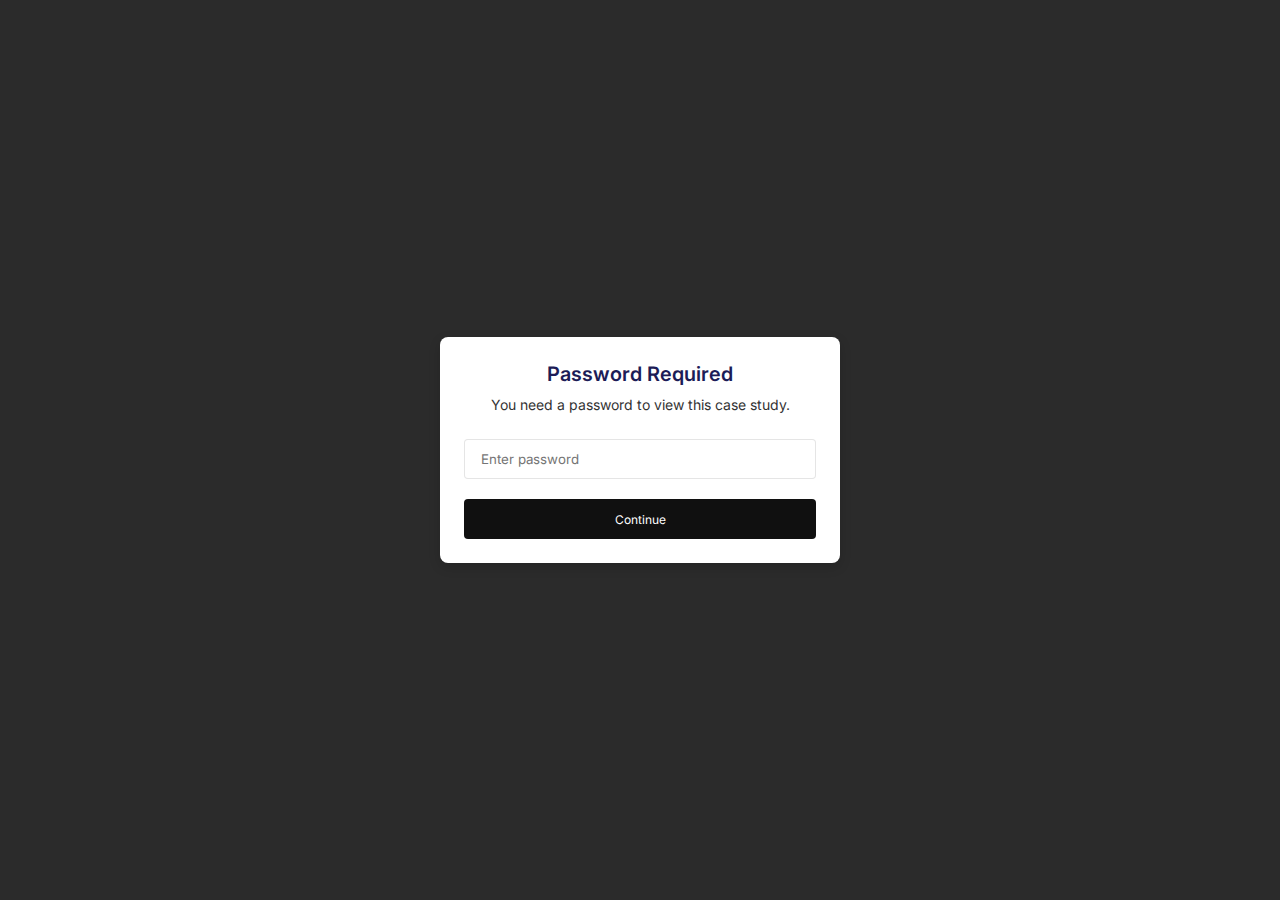
<file: case-studies/lutron.html>
<!DOCTYPE html>
<html lang="en">
  <head>
    <script async src="https://www.googletagmanager.com/gtag/js?id=G-GYB22DKKYT"></script>
    <script>
      window.dataLayer = window.dataLayer || [];
      function gtag(){dataLayer.push(arguments);}
      gtag('js', new Date());
      gtag('config', 'G-GYB22DKKYT');
    </script>
    <link rel="icon" href="../images/favicon.ico" type="image/x-icon">
    <meta charset="utf-8" />
    <title>Lutron Case Study</title>
    <meta name="viewport" content="width=device-width, initial-scale=1" />
    <link rel="stylesheet" href="style.css" />
    <meta name="robots" content="noindex">
    <link href="https://fonts.googleapis.com/css2?family=Inter:ital,opsz,wght@0,14..32,100..900;1,14..32,100..900&display=swap" rel="stylesheet" />
  </head>
  <body>
    <div id="password-overlay">
      <div class="password-form">
        <h4>Password Required</h4>
        <p class="password-form-text">You need a password to view this case study.</p>
        <input type="password" id="password-input" placeholder="Enter password">
        <p class="error-message" id="error-message">Please enter the correct password</p>
        <button onclick="checkPassword()">Continue</button>
      </div>
    </div>

    <div class="container" style="display: none;">
      <header class="hero">
        <img src="images/lutron/hero.jpg" alt="Photo of someone using a tablet" class="hero-image" />
      </header>

      <main class="main-card">
        <section class="overview">
          <img src="images/lutron/logo.svg" alt="Logo" class="logo" />
          <h1 class="max-width">Unifying Products and Workflows to Improve Customer Experience</h1>
          <p class="subtitle max-width">Lutron's digital ecosystem had become fragmented over time, with disparate tools, siloed data, and complex workflows creating friction for residential and commercial customers. To enhance the customer experience, we led an initiative to unify these systems, streamline operations, and develop a scalable platform that would empower users to manage projects more efficiently.</p>

          <div class="info-columns">
            <div class="info-column">
              <h4>My Role</h4>
              <ul>
                <li>Workshop Facilitation</li>
                <li>Product Strategy</li>
                <li>Design Leadership</li>
              </ul>
            </div>
            <div class="info-column">
              <h4>Team</h4>
              <ul>
                <li>Business Partners</li>
                <li>Product Managers</li>
                <li>UX Researcher</li>
                <li>UX/UI Designers</li>
              </ul>
            </div>
            <div class="info-column">
              <h4>Duration</h4>
              <ul>
                <li>16 Months</li>
              </ul>
            </div>
          </div>
        </section>

        <div class="section-divider"></div>

        <section class="discovery">
          <span class="gradient-text">Discovery</span>
          <h2 class="max-width">Facilitating Cross-Functional Collaboration</h2>
          <p class="max-width, subtitle">Understanding friction in the customer experience was at the heart of our approach. Through cross-functional collaboration, we brought together teams from product, sales, engineering, and customer experience to uncover key pain points and identify opportunities for improvement.</p>
          
          <div class="section">
            <div class="columns">
              <div class="column">
                <h3>Identifying Customer Friction & Building Consensus</h3>
                <p>To build a unified and efficient digital experience, we first needed to deeply understand the challenges faced by Lutron's customers. Through weekly cross-functional workshops, we mapped the end-to-end customer journey, identifying pain points, workflow inefficiencies, and operational bottlenecks that created frustration for residential and commercial customers.</p>
              </div>
              <div class="column">
                <h3>Enabling Strategic Initiatives Across the Organization</h3>
                <p>The findings from our discovery work extended far beyond product development, they informed broader company-wide strategic initiatives. By surfacing inefficiencies and disconnects across multiple teams, we helped drive operational improvements that reduced internal friction, enhanced collaboration, and created a more cohesive ecosystem for both employees and customers.</p>
              </div>
            </div>
          </div>

          <div class="section">
            <h3 class="max-width">Storyboarding with Continuous Customer Feedback</h3>
            <p class="max-width">To ensure our solutions addressed real user needs, we followed a design thinking approach that combined rapid prototyping with continuous customer feedback. We used storyboards and low-fidelity sketches to ideate, test, and validate concepts early, refining designs based on real-world input. This iterative process enabled quick validation, active user engagement, and real-time adjustments to improve outcomes.</p>
            
            <figure class="landscape-image">
              <img src="images/lutron/storyboarding.jpg" alt="Storyboards" class="img-border" />
              <figcaption>Research findings highlighting prioritized product opportunities</figcaption>
            </figure>
          </div>
        </section>

        <div class="section-divider-alt"></div>

        <section class="ux-design">
          <span class="gradient-text">Concept Development</span>
          <h2 class="max-width">Evaluating Build vs. Buy Scenarios</h2>
          <p class="section-intro max-width">As our solutions took shape, business leaders faced a key decision: invest in proprietary technology or integrate off-the-shelf solutions. We modeled multiple scenarios, helping stakeholders determine where to build for innovation and differentiation, where to buy for rapid deployment and efficiency, and where to integrate to balance cost-effectiveness with tailored functionality.</p>
          <div class="handoff-grid">
            <figure>
              <img src="images/lutron/buy-build1.jpg" alt="Buy vs Build 1" class="img-border" />
              <figcaption><strong>Hub-and-Spoke Dashboard Concept: </strong>A centralized platform model where core functionality is built in-house, with third-party integrations extending capabilities. This approach maximized flexibility while maintaining a seamless user experience.</figcaption>
            </figure>
            <figure>
              <img src="images/lutron/buy-build2.jpg" alt="Development handoff 2" class="img-border" />
              <figcaption><strong>All-in-One Build Concept: </strong>A fully proprietary solution designed to unify all tools under one system. This approach offered the highest level of control but required significant investment in infrastructure and development.</figcaption>
            </figure>
          </div>
        </section>

        <div class="section-divider"></div>

        <section class="north-star">
          <span class="gradient-text">Delivery</span>
          <h2>Executing a Build-and-Buy Strategy</h2>
          <p class="section-intro max-width">To bring our strategy to life, we structured execution across three key workstreams, each requiring tailored UX design and research support to ensure seamless integration, usability, and scalability. My role involved providing strategic guidance and oversight, aligning teams with business goals, and ensuring key insights from discovery carried through to implementation.</p>

          <div class="section">
            <h3 class="max-width">Team 1: Salesforce Implementation</h3>
            <p class="section-intro max-width">Enable a frictionless estimate and ordering experience.</p>
            <p class="max-width">This team focused on establishing Salesforce Commerce as a scalable digital foundation, leveraging insights from discovery workshops to optimize workflows.  I collaborated closely with designers and researchers to map Jobs-to-Be-Done, refine purchasing flows, and enhance navigation, search, and checkout. By fostering a user-centered approach and supporting the team, I helped drive design decisions that balanced customer insights with business objectives while maintaining a seamless execution strategy.</p>
            <figure class="landscape-image">
              <img src="images/lutron/jtbd-mapping.jpg" alt="Jobs-to-Be-Done mapping" class="img-border" />
              <figcaption>Jobs-to-Be-Done mapping for dealers and sales reps, ensuring Salesforce workflows matched real-world needs</figcaption>
            </figure>
          </div>

          <div class="section">
            <h3 class="max-width">Team 2: Custom Integrations</h3>
            <p class="section-intro max-width">Bridge legacy systems with Salesforce Commerce CPQ.</p>
            <p class="max-width">This team focused on ensuring seamless interoperability between existing tools and the new Salesforce platform, enabling users to work efficiently across both environments. Leveraging cross-platform workflow mapping, we identified key integration points and optimized handoff processes to reduce friction. I collaborated with designers and engineers to refine these workflows, ensuring a cohesive experience that minimized disruption while enhancing productivity. By maintaining a user-centered approach, we aligned integration efforts with real-world needs, creating a more intuitive and efficient system for dealers and sales teams.</p>
            <figure class="landscape-image">
              <img src="images/lutron/user-flows.jpg" alt="Cross-platform workflows" class="img-border" />
              <figcaption>Cross-platform workflows illustrating how sales teams navigate between legacy tools and Salesforce</figcaption>
            </figure>
          </div>

          <div class="section">
            <h3 class="max-width">Team 3: Platform Team</h3>
            <p class="section-intro max-width">Design a unified product experience with seamless navigation.</p>
            <p class="max-width">This team focused on building Lutron Connect, a centralized platform that unified applications for seamless access. Leveraging a scalable navigation model, we streamlined the user experience while ensuring consistency across tools. I collaborated with designers and stakeholders to align a phased deprecation roadmap, balancing the integration of new functionality with the need for business continuity. Through continuous usability testing, we refined the platform to ensure a smooth transition, making it easier for users to navigate and adopt the new system without disruption.</p>
            <div class="handoff-grid">
              <figure>
                <img src="images/lutron/connect1.jpg" alt="Lutron Connect 1" class="img-border" />
                <figcaption>High-fidelity prototype of the unified product experience</figcaption>
              </figure>
              <figure>
                <img src="images/lutron/connect2.jpg" alt="Lutron Connect 2" class="img-border" />
                <figcaption>High-fidelity prototype of integrated features</figcaption>
              </figure>
            </div>
          </div>
        </section>

        <div class="section-divider-alt"></div>

        <section class="impact">
          <span class="gradient-text">Business Impact</span>
          <h2>Illuminating the Future of Lighting Control</h2>
          
          <div class="section">
            <div class="impact-grid">
              <div class="impact-item">
                <h4>Reduced Operating Costs</h4>
                <p>Streamlined operations through Salesforce Commerce integration, workflow automation, and product consolidation, cutting annual operating costs by an estimated $60K.</p>
              </div>
              <div class="impact-item">
                <h4>Increased Customer Satisfaction</h4>
                <p>Boosted customer satisfaction scores by an estimated 20-25% through streamlined workflows and an intuitive platform, enabling faster, more accurate client solutions.</p>
              </div>
              <div class="impact-item">
                <h4>Streamlined Customer Workflows</h4>
                <p>Enabled Lutron's customers to complete their projects 30-40% more efficiently, allowing them to deliver solutions to their clients faster and with greater precision.</p>
              </div>
              <div class="impact-item">
                <h4>Cultural Transformation</h4>
                <p>Fostered a customer-first mindset across Lutron, influencing teams throughout the organization to prioritize user needs in their decision-making processes.</p>
              </div>
            </div>
          </div>
        </section>

        <footer>
          <section class="contactCard">
            <img class="avatar" src="../images/eb-avatar.png" alt="Erik Bettencourt">
            <h3>Erik Bettencourt</h3>
            <p><a href="mailto:embettencourt@gmail.com">embettencourt@gmail.com</a></p>
            <p><a href="tel:+19788842865">(978)&nbsp;884&#8209;2865</a></p>
            <a href="https://linkedin.com/in/erikbettencourt" target="_blank">LinkedIn <svg xmlns="http://www.w3.org/2000/svg" width="10" height="11" viewBox="0 0 13 14">
              <path d="M11.4954 0.953857L4.0284 0.953857C3.49217 0.953663 3.05697 1.38889 3.05697 1.92534C3.05697 2.46199 3.49178 2.89683 4.0284 2.89683L9.14999 2.89702L0.284495 11.763C-0.0949464 12.1425 -0.0949464 12.7574 0.284495 13.1369C0.663742 13.5161 1.27885 13.5161 1.6581 13.1369L10.524 4.2707L10.524 9.39257C10.524 9.92922 10.959 10.3643 11.4956 10.3643C11.7637 10.3643 12.0068 10.2554 12.1824 10.0796C12.3582 9.90396 12.467 9.6609 12.467 9.39277L12.4668 1.92515C12.467 1.38869 12.032 0.953663 11.4954 0.953857Z"/>
            </svg></a>
          </section>
        </footer>
      </main>
    </div>

    <script>
      window.addEventListener('load', function() {
        const urlParams = new URLSearchParams(window.location.search);
        if (urlParams.has('nps')) {
          document.querySelector('.container').style.display = 'block';
          document.getElementById('password-overlay').style.display = 'none';
          return;
        }
        document.getElementById('password-overlay').classList.add('visible');
      });

      function checkPassword() {
        const password = document.getElementById('password-input').value;
        const errorMessage = document.getElementById('error-message');
        
        if (password === 'erikbettencourt') {
          document.querySelector('.container').style.display = 'block';
          document.getElementById('password-overlay').style.display = 'none';
        } else {
          errorMessage.style.display = 'block';
        }
      }

      // Add event listener for enter key
      document.getElementById('password-input').addEventListener('keypress', function(e) {
        if (e.key === 'Enter') {
          checkPassword();
        }
      });
    </script>
  </body>
</html>
</file>
<file: case-studies/style.css>
:root {
  /* Light theme colors */
  --background-light: #274189;
  --text-primary-light: #1c1c57;
  --text-secondary-light: #333333;
  --card-bg-light: #fff;
  --section-bg-light: #ffffff;
  --section-alt-bg-light: #f6f8ff;
  
  /* Dark theme colors */
  --background-dark: #0a1930;
  --text-primary-dark: #ffffff;
  --text-secondary-dark: #A8B8CD;
  --card-bg-dark: #1a2942;
  --section-bg-dark: #1a2942;
  --section-alt-bg-dark: #142236;
  
  /* Gradient colors */
  --gradient-1: #8249DD;
  --gradient-2: #466ED4;
  --gradient-3: #A5168E;
  
  /* Default to light theme */
  --background: var(--background-light);
  --text-primary: var(--text-primary-light);
  --text-secondary: var(--text-secondary-light);
  --card-bg: var(--card-bg-light);
  --section-bg: var(--section-bg-light);
  --section-alt-bg: var(--section-alt-bg-light);
  
  /* Spacing */
  --space-xs: 8px;
  --space-sm: 16px;
  --space-md: 24px;
  --space-lg: 32px;
  --space-xl: 44px;
  --space-2xl: 56px;
  
  /* Grid gaps */
  --gap-base: var(--space-sm);
  --gap-desktop: var(--space-2xl);
}

/* Dark mode */
@media (prefers-color-scheme: dark) {
  :root {
    --background: var(--background-dark);
    --text-primary: var(--text-primary-dark);
    --text-secondary: var(--text-secondary-dark);
    --card-bg: var(--card-bg-dark);
    --section-bg: var(--section-bg-dark);
    --section-alt-bg: var(--section-alt-bg-dark);
    
    /* Dark mode gradient colors */
    --gradient-1: #93CE96;
    --gradient-2: #25D0D3;
    --gradient-3: #47C188;
  }

  .img-border {
    border-color: rgba(255, 255, 255, 0.1);
    box-shadow: 0 2px 8px rgba(0, 0, 0, 0.2);
  }

  .logo {
    filter: brightness(0) invert(1);
  }

  a {
    color: #37BDF9;
  }

  a svg path {
    fill: #37BDF9;
  }

  .password-form input {
    background-color: #ffffff;
    border-color: rgba(0, 0, 0, 0.1);
  }

  .password-form input:focus {
    background-color: #ffffff;
    border-color: rgba(0, 0, 0, 0.3);
  }

  .gradient-text {
    background: linear-gradient(90deg, var(--gradient-1) 20%, var(--gradient-2) 50%, var(--gradient-3) 90%);
    -webkit-background-clip: text;
    background-clip: text;
  }
}

/* Reset */
* {
  margin: 0;
  padding: 0;
  box-sizing: border-box;
}

/* Base styles - Mobile First */
body {
  font-family: 'Inter', sans-serif;
  background-color: var(--background);
  color: var(--text-primary);
  font-size: 16px;
  line-height: 1.5;
}

/* Links */
a {
  text-decoration: none;
  transition: text-decoration 0.2s ease;
  font-weight: 600;
}

a:hover {
  text-decoration: underline;
}

/* Typography - Mobile First */
p {
  font-size: 16px;
  line-height: 26px;
  color: var(--text-secondary);
  margin-bottom: var(--space-sm);
}

/* List styles */
ul {
  list-style-position: inside;
  padding-left: 0;
  margin-bottom: var(--space-md);
}

li {
  color: var(--text-secondary);
  line-height: 24px;
  padding-left: var(--space-md);
  text-indent: calc(-1 * var(--space-md));
  margin-bottom: var(--space-xs);
}

li:last-child {
  margin-bottom: 0;
}

h1 {
  font-size: 32px;
  line-height: 40px;
  font-weight: 800;
  margin-bottom: var(--space-md);
  letter-spacing: -0.01em;
}

h2 {
  font-size: 26px;
  line-height: 34px;
  font-weight: 700;
  margin-bottom: var(--space-sm);
  letter-spacing: -0.01em;
}

h3 {
  font-size: 20px;
  line-height: 28px;
  font-weight: 600;
  margin-bottom: var(--space-sm);
}

h4 {
  font-size: 18px;
  line-height: 26px;
  font-weight: 600;
  margin-bottom: var(--space-xs);
}

figcaption {
  font-size: 13px;
  line-height: 20px;
  color: var(--text-secondary);
}

/* Layout - Mobile First */
.container {
  max-width: 100%;
  margin: 0 auto;
}

section {
  padding: var(--space-md) var(--space-md);
  background-color: var(--section-bg);
}

section:nth-child(even) {
  background-color: var(--section-alt-bg);
}

.section,
.showcase,
.handoff,
.co-design {
  margin-top: var(--space-xl);
}

/* Hero */
.hero {
  width: 100%;
  height: 300px;
  overflow: hidden;
  display: flex;
  justify-content: center;
  align-items: center;
  background-color: var(--background);
  position: relative;
}

.hero-image {
  width: 100%;
  height: 100%;
  object-fit: cover;
  object-position: center;
  border: none;
}

/* Main Card */
.main-card {
  max-width: 100%;
  margin: 0;
  background: var(--card-bg);
  border-radius: 0;
  overflow: hidden;
  position: relative;
  z-index: 1;
}

/* Layout - Mobile First */
section {
  padding: var(--space-md) var(--space-md);
  background-color: var(--section-bg);
}

@media (min-width: 768px) {
  section {
    padding: var(--space-lg) var(--space-lg);
  }
}

@media (min-width: 1024px) {
  section {
    padding: var(--space-2xl) var(--space-2xl);
  }
}

/* Remove the content padding rules */
.section > *:not(.section-divider):not(.section-divider-alt),
.showcase > *,
.handoff > *,
.co-design > * {
  padding-left: 0;
  padding-right: 0;
}

/* Grid Layouts */
.columns,
.info-columns,
.co-design,
.image-grid,
.north-star-grid,
.handoff-grid {
  display: grid;
  gap: var(--gap-base);
  margin-top: var(--space-md);
}

.columns,
.co-design,
.handoff-grid,
.image-grid,
.north-star-grid {
  grid-template-columns: 1fr;
}

.info-columns {
  grid-template-columns: repeat(auto-fit, minmax(250px, 1fr));
}

.impact-grid {
  display: grid;
  grid-template-columns: 1fr;
  gap: var(--space-md);
  margin-top: var(--space-md);
}

/* Components */
.logo {
  width: 187px;
  height: 38px;
  margin-bottom: var(--space-md);
}

.evvnt-logo {
  width: 140px;
  margin-bottom: var(--space-md);
}

/* Section dividers */
.section-divider {
  height: var(--space-md);
  margin: 0;
  background-color: var(--section-alt-bg);
  clip-path: polygon(0 0, 100% 100%, 100% 100%, 0 100%);
}

.section-divider-alt {
  height: var(--space-md);
  margin: 0;
  background-color: var(--section-alt-bg);
  clip-path: polygon(0 0, 100% 100%, 100% 100%, 0 100%);
  transform: scaleY(-1);
}

/* Section Backgrounds */
.overview {
  background-color: var(--section-bg);
}

.discovery {
  background-color: var(--section-alt-bg);
}

.ux-design {
  background-color: var(--section-bg);
}

.north-star {
  background-color: var(--section-alt-bg);
}

.impact {
  background-color: var(--section-bg);
}

.max-width {
  max-width: 900px;
}

.subtitle,
.section-intro {
  font-size: 17px;
  font-weight: 00;
  color: var(--text-primary);
  margin-bottom: var(--space-md);
  max-width: 900px;
}

.gradient-text {
  background: linear-gradient(90deg, var(--gradient-1) 20%, var(--gradient-2) 50%, var(--gradient-3) 90%);
  -webkit-background-clip: text;
  -webkit-text-fill-color: transparent;
  background-clip: text;
  font-weight: 800;
  font-size: 18px;
  display: inline-block;
  margin-bottom: var(--space-sm);
}

/* Images */
.img-border {
  box-shadow: 0 2px 8px rgba(0, 0, 0, 0.08);
  border-radius: 4px;
  border: 1px solid #ebe4e4;
}

.landscape-image {
  margin: var(--space-md) 0;
}

.landscape-image img,
.image-grid figure img,
.co-design-image img,
.handoff-grid figure img,
.north-star-grid figure img {
  width: 100%;
  height: auto;
  border-radius: 8px;
  margin-bottom: var(--space-xs);
}

/* Make sure north star grid images don't overflow */
.north-star-grid figure {
  width: 100%;
}

.north-star-grid figure img {
  max-width: 100%;
  object-fit: contain;
}

/* Contact Card */
.contactCard {
  width: 100%;
  display: flex;
  flex-direction: column;
  align-items: center;
  gap: var(--space-xs);
  padding: var(--space-md);
  border-radius: 8px;
  padding-bottom: 44px;
}

.contactCard.alt {
  background-color: var(--section-alt-bg);
}

.contactCard h3 {
  margin: var(--space-xs) 0;
}

.contactCard p,
.contactCard a {
  margin: 0;
}

.contactCard .avatar {
  width: 144px;
  margin-bottom: var(--space-xs);
}

/* Password Protection */
#password-overlay {
  position: fixed;
  top: 0;
  left: 0;
  width: 100%;
  height: 100%;
  background-color: #2B2B2B;
  display: none; /* Hide by default */
  justify-content: center;
  align-items: center;
  z-index: 9999;
}

#password-overlay.visible {
  display: flex; /* Show when class is added */
}

.password-form {
  background: #ffffff;
  padding: var(--space-md);
  border-radius: 8px;
  text-align: center;
  max-width: 400px;
  box-shadow: 0 4px 12px rgba(0, 0, 0, 0.15);
}

.password-form h4 {
  color: #1c1c57;
  margin-bottom: var(--space-xs);
}

.password-form-text {
  font-size: 14px;
  line-height: 20px;
  color: #333333;
  margin: var(--space-xs) 0;
}

.password-form input {
  margin: var(--space-sm) 0 4px 0;
  padding: 8px var(--space-sm);
  border: 1px solid rgba(0, 0, 0, 0.1);
  border-radius: 4px;
  font-family: 'Inter', sans-serif;
  width: 100%;
  height: 40px;
  background-color: #ffffff;
  color: #333333;
}

.password-form input:focus {
  outline: none;
  border-color: rgba(0, 0, 0, 0.3);
  background-color: #ffffff;
}

.password-form button {
  background: #101010;
  color: white;
  border: none;
  padding: 8px var(--space-md);
  border-radius: 4px;
  cursor: pointer;
  font-family: 'Inter', sans-serif;
  font-size: 12px;
  margin-top: var(--space-sm);
  width: 100%;
  height: 40px;
}

.password-form button:hover {
  opacity: 0.9;
}

.error-message {
  color: #ff4444;
  margin: 0;
  display: none;
  font-size: 14px;
  width: 100%;
  text-align: left;
}

/* Tablet (768px) */
@media (min-width: 768px) {
  .columns,
  .info-columns,
  .co-design,
  .image-grid,
  .north-star-grid,
  .handoff-grid {
    gap: var(--space-md);
  }
  
  .image-grid,
  .north-star-grid {
    grid-template-columns: repeat(2, 1fr);
  }
  
  .columns {
    grid-template-columns: repeat(2, 1fr);
  }
  
  .impact-grid {
    grid-template-columns: repeat(2, 1fr);
    gap: var(--space-md);
  }
}

/* Desktop (1024px) */
@media (min-width: 1024px) {
  h1 {
    font-size: 48px;
    line-height: 62px;
  }
  
  h2 {
    font-size: 37px;
    line-height: 49px;
  }
  
  h3 {
    font-size: 24px;
    line-height: 32px;
  }
  
  h4 {
    font-size: 20px;
    line-height: 26px;
  }
  
  .hero {
    height: 500px;
  }
  
  .main-card {
    max-width: 1200px;
    margin: -109px auto 44px;
    border-radius: 12px;
    box-shadow: 24px 0px 80px -12px rgba(18, 30, 64, 0.3);
    padding: 0;
  }
  
  .columns,
  .info-columns,
  .co-design,
  .image-grid,
  .north-star-grid,
  .handoff-grid {
    gap: var(--gap-desktop);
  }
  
  .subtitle,
  .section-intro {
    font-size: 18px;
    line-height: 28px;
    font-weight: 400;
  }
  
  .gradient-text {
    font-size: 20px;
  }
  
  .section,
  .showcase,
  .handoff,
  .co-design {
    margin-top: var(--space-2xl);
  }
  
  .section-divider,
  .section-divider-alt {
    height: var(--space-xl);
  }
  
  .image-grid {
    grid-template-columns: repeat(3, 1fr);
  }

  .north-star-grid {
    grid-template-columns: repeat(2, 1fr);
  }

  .co-design {
    grid-template-columns: repeat(2, 1fr);
    align-items: start;
  }

  .handoff-grid {
    grid-template-columns: repeat(2, 1fr);
    align-items: start;
  }
}

/* Remove the duplicate margin from co-design */
/* Add margin to co-design section */
.co-design {
  margin: var(--space-2xl) 0;
}

.info-columns ul {
  list-style: none;
}

.info-columns li {
  padding-left: 0;
  text-indent: 0;
}
</file>
<file: css/main.css>
/* CSS Reset */
*,
*::before,
*::after {
  box-sizing: border-box;
  margin: 0;
  padding: 0;
}
html {
  font-size: 16px; /* 1rem = 16px */
  scroll-behavior: smooth;
  -webkit-font-smoothing: antialiased;
}
body {
    font-family: "Inter", sans-serif;
    font-size: 16px;
    line-height: 28px;
    color: #333;
    background-color: #fff;
    margin: 0;
    padding: 80px;
}

/* Typography */
h1, h2, h3, h4, h5, h6 {
    margin: 0px 0;
    font-family: "Inter", sans-serif;
    font-optical-sizing: auto;
    font-style: normal;
}
p {
    font-size: 16px;
    font-style: normal;
    font-weight: 400;
    line-height: 26px;
}
h1 {
    font-size: 45px;
    font-style: normal;
    font-weight: 800;
    line-height: normal;
    letter-spacing: 0.4px;
    padding-bottom: 8px;
}
h2 {
    font-size: 22px;
    font-style: normal;
    font-weight: 800;
    line-height: 32px;
    letter-spacing: 0.4px;
}
h3 {
  font-size: 26px;
  font-style: normal;
  font-weight: 700;
  line-height: 36px;
}
a {
  text-decoration: none;
  font-weight: 600;
}

a:hover {
  text-decoration: underline;
}

.lede {
  font-family: Inter;
  font-size: 22px;
  font-style: normal;
  font-weight: 500;
  line-height: 28px;
}

.bold {
  font-weight: 800;
}
.pipe {
  font-weight: 500;
}
.about {
  font-size: 18px;
  line-height: 27px;
}
.tag {
  font-family: Inter;
  font-size: 14px;
  font-style: normal;
  font-weight: 500;
  line-height: 17px;
  border-radius: 4px;
  padding: 4px 8px;
  justify-content: center;
  align-items: center;
}


/* Layout */
.container {
  max-width: 1000px;
  width: 100%;
  margin: 0 auto;
  display: flex;
  flex-direction: column;
  align-items: flex-start;
  gap: 36px;

}
.row {
  display: flex;
  flex-direction: row;
  align-items: center;
  gap: 12px;
  align-self: stretch;
  padding-top: 16px;
  padding-bottom: 16px;
}
.col {
  display: flex;
  flex-direction: column;
  align-items: flex-start;
}
.name {
  display: flex;
  justify-content: space-between;
  align-items: center;
  align-self: stretch;
}
.caseStudy {
  display: flex;
  width: 100%;
  padding: 36px 36px;
  flex-direction: column;
  align-items: flex-start;
  gap: 24px;
  border-radius: 8px;
  border: 1px solid #C9D6FE;
  background: #F2F5FF;
}
.header {
  display: flex;
  flex-direction: column;
  align-items: flex-start;
  gap: 20px;
  padding-bottom: 36px;
}
.recentProjects {
  display: flex;
  flex-direction: column;
  align-items: flex-start;
  gap: 20px;
  padding-bottom: 24px;
}
.aboutMe{
  display: flex;
  flex-direction: column;
  align-items: flex-start;
  gap: 20px;
  padding-left: 36px;
  padding-right: 36px;
  padding-bottom: 36px;
}
.contactCard {
  width: 100%;
  display: flex;
  flex-direction: column;
  align-items: flex-start;
  align-items: center;
  gap: 8px;
}
.avatar {
  width: 144px;
}



/* Utility Classes */
.text-center {
  text-align: center;
}
.text-right {
  text-align: right;
}
.text-left {
  text-align: left;
}
.mt-16 { margin-top: 16px; }
.mb-16 { margin-bottom: 16px; }
.p-16 { padding: 16px; }




/* Responsive */
@media (max-width: 1000px) {
  body {
    padding: 24px;
    max-width: 100%;
  }
  p {
    line-height: 24px;
  }
  h1 {
      font-size: 40px;
  }
  h2 {
      font-size: 19px;
      line-height: 25px;
  }
  h3 {
    font-size: 23px;
    line-height: 30px;
  }
  .lede {
    font-size: 19px;
    line-height: 25px;
  }
  .about {
    font-size: 16px;
    line-height: 24px;
  }
  .caseStudy {
    padding: 24px;
  }
  .aboutMe{
    padding-left: 0px;
    padding-right: 0px;
  }
  .row {
    display: flex;
    flex-wrap: wrap;
    gap: 24;
  }
}

/* Dark mode */
@media (prefers-color-scheme: dark) {
  body {
      background-color: #1A2132;
  }
  p {
    color:#b9c9de;
  }
  a {
    color: #37BDF9;
  
  }
  h1 {
    color: #E2E8F0;
  }
  h2 {
    background: linear-gradient(90deg, #8FEC94 0%, #25D0D3 100%);
    background-clip: text;
    -webkit-background-clip: text;
    -webkit-text-fill-color: transparent;
  }
  h3 {
    color: #E2E8F0;
  }
  h4 {
    color: #E2E8F0;
  }
  .lede {
    color: #E2E8F0;
  }
  .caseStudy {
    border: 1px solid #353F4F;
    background: #1D293B;
  }
  .tag {
    background: transparent;
    color: #E2E8F0;
    border: 1px solid #A8B8CD;
    border-radius: 16px;
    padding: 4px 12px;
  }
}
/* Light mode */
@media (prefers-color-scheme: light) {
  body {
      background-color: white;
  }
  p {
    color: #333;
  }
  a {
    color: #1967d2;
  }

  h1 {
    color: #1C1C57;
  }
  h2 {
    background: linear-gradient(90deg, #4A6EEC 0%, #6A36BD 100%);
    background-clip: text;
    -webkit-background-clip: text;
    -webkit-text-fill-color: transparent;
  }
  h3 {
    color: #1C1C57;
  }
  h4 {
    color: #1C1C57;
  }
  .lede {
    color: #1C1C57;
  }
  .caseStudy {
    border: 1px solid #C9D6FE;
    background: #F2F5FF;
  }

  .tag {
    background: transparent;
    color: #333333;
    border: 1px solid #333333;
    border-radius: 16px;
    padding: 4px 12px;
  }
  .arrow {
    color: #3D33AB;
  }
}


/* Lists */
ul {
  padding-left: 24px;
  margin: 16px 0;
  list-style: disc;
}

ul li {
  margin-bottom: 12px;
  list-style: disc;
}

ul li:last-child {
  margin-bottom: 0;
}

.contactCard {
  width: 100%;
  display: flex;
  flex-direction: column;
  align-items: center;
  gap: 2px;
}

.contactCard h3 {
  margin: 4px 0;
}

.contactCard p,
.contactCard a {
  margin: 0;
}

.contactCard .avatar {
  margin-bottom: 4px;
}

.cta {
  display: inline-flex;
  align-items: center;
  gap: 4px;
  line-height: 1;
}

.cta span {
  display: inline-flex;
  align-items: center;
}

.cta svg {
  display: inline-flex;
  align-items: center;
  width: 16px;
  height: 17px;
  flex-shrink: 0;
}
</file>
